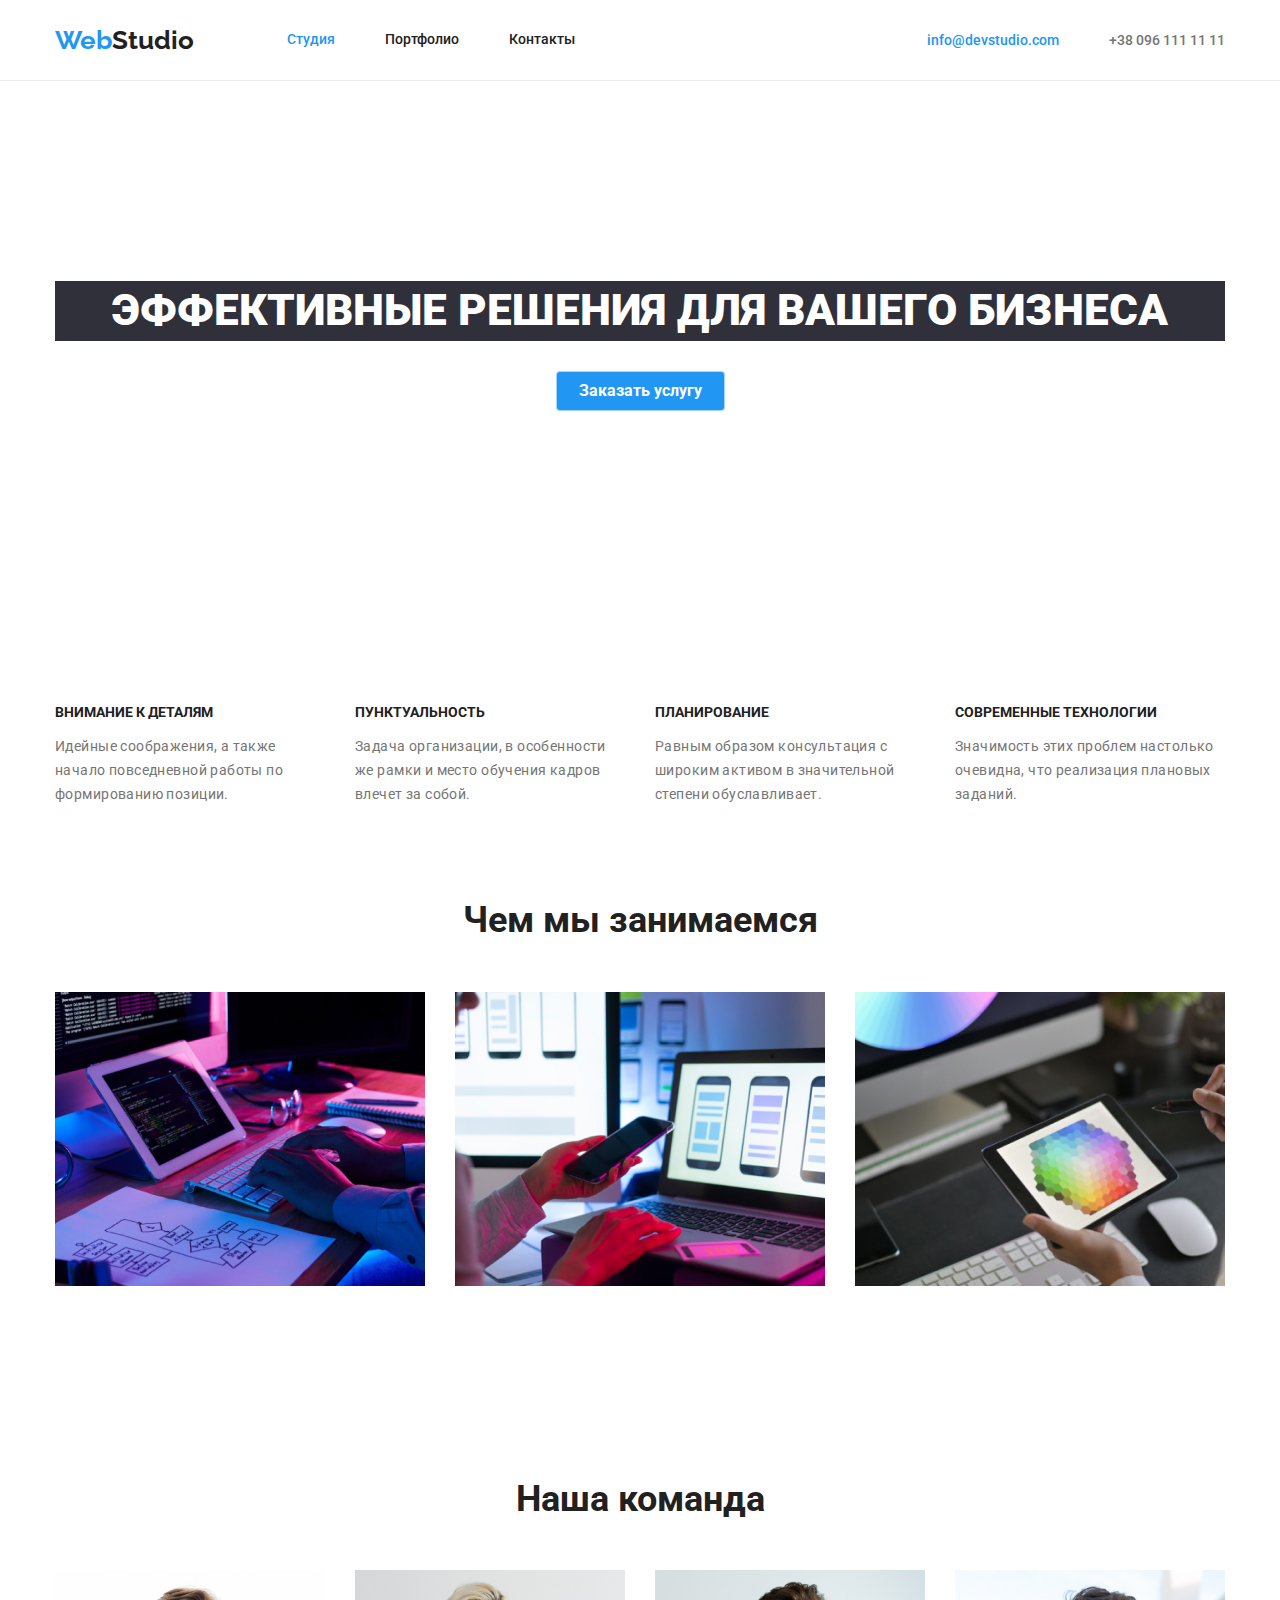
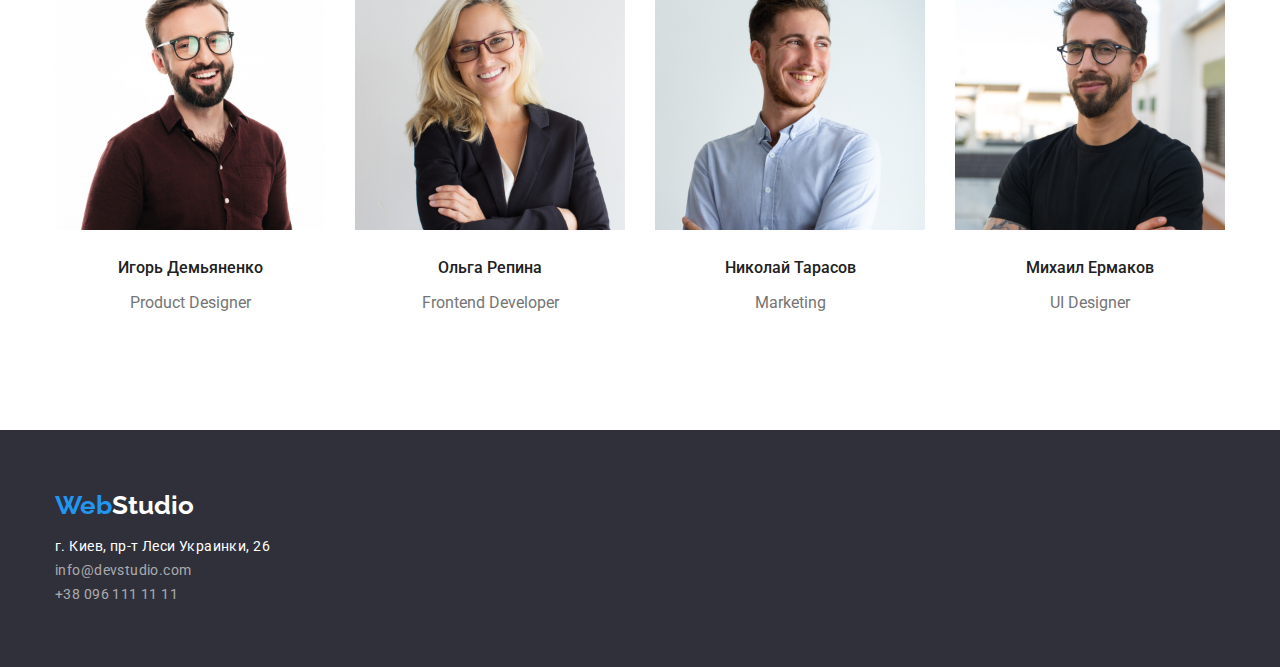
<file: index.html>
<!DOCTYPE html>
<html lang="en">

<head>
    <meta charset="UTF-8">
    <meta http-equiv="X-UA-Compatible" content="IE=edge">
    <meta name="viewport" content="width=device-width, initial-scale=1.0">
    <title>Document</title>
    
    <link href="https://fonts.googleapis.com/css2?family=Raleway:wght@700&family=Roboto:wght@400;500;700;900&display=swap"
        rel="stylesheet">
    
    <link rel="stylesheet" href="https://cdnjs.cloudflare.com/ajax/libs/modern-normalize/1.1.0/modern-normalize.min.css">

    <link rel="stylesheet" href="./css/styles.css">

</head>

<body>
    
    <header>
 <div class="container main-nav line">
<a href="" class="link"><span class="accent">Web</span>Studio</a>
    <nav>
        <ul class="site-nav list">
        <li class="item"><a href=""class="forces current">Студия</a></li>
        <li class="item"><a href="./portfolio.html" class="forces">Портфолио</a></li>
        <li class="item"><a href="" class="forces">Контакты</a></li>
        </ul>
        </nav>
       <ul class="contacts-list ">
            <li class="item"><a href="mailto:info@devstudio.com" class="forces current">info@devstudio.com</a></li>
            <li class="item"><a href="tel:+380961111111" class="forces" >+38 096 111 11 11</a></li>
        </ul>
        </div>
        </header>
                <main>
                    <section class="hero">
                    <div class="container">
                    <h1 class="hero-title">ЭФФЕКТИВНЫЕ РЕШЕНИЯ ДЛЯ ВАШЕГО БИЗНЕСА</h1>
                    <button type="button" class="button primary color">Заказать услугу</button>
                    </div>
                </section>
            
                <section class="section-one">
                    <div class="container">
                    <!--<h2></h2>-->
                 <ul class="feature-list"> 
                     <li class="item">
                            <h3 class="title">ВНИМАНИЕ К ДЕТАЛЯМ</h3>
                            <p class="text">Идейные соображения, а также начало повседневной работы по формированию позиции.</p>
                        </li>
                        <li class="item">
                            <h3 class="title">ПУНКТУАЛЬНОСТЬ</h3>
                            <p class="text">Задача организации, в особенности же рамки и место обучения кадров влечет за собой.</p>
                        </li>
                        <li class="item">
                            <h3 class="title">ПЛАНИРОВАНИЕ</h3>
                            <p class="text">Равным образом консультация с широким активом в значительной степени обуславливает.</p>
                        </li>
                        <li class="item">
                            <h3 class="title">СОВРЕМЕННЫЕ ТЕХНОЛОГИИ</h3>
                            <p class="text">Значимость этих проблем настолько очевидна, что реализация плановых заданий.</p>
                        </li>
                    </ul>
                    </div>
                </section>
                <section class="section-two">
                    <div class="container">
                <h3 class="section-title">Чем мы занимаемся</h3>
                <ul class="clien-list">
                    <li><img src="./images/img.jpg" alt="планшет і клавіатура по якій працюють руки " width="370" /></li>
                    
                    <li><img src="./images/img1.jpg" alt="ноутбук та телефон" width="370" /></li>
                    
                    <li><img src="./images/img2.jpg" alt="планшет на якому намальований малюнок 
                 " width="370" /></li>
                </ul>
                </div>
                </section>
                <section class="section">
                    <div class="container">
                    <h2 class="section-title">Наша команда</h2>
                    <ul class="command">
                        <li>
                            <img src="./images.2/img2.jpg" alt="Игорь Демьяненко" width="270" />
                            <div class="center">
                            <h3 class="command-title">Игорь Демьяненко</h3>
                            <p class="text">Product Designer</p></div>
                        </li>
                        <li>
                            <img src="./images.2/img3.jpg" alt="Ольга Репина" width="270" />
                            <div class="center">
                            <h3 class="command-title">Ольга Репина</h3>
                            <p class="text">Frontend Developer</p></div>
                        </li>
                        <li>
                            <img src="./images.2/img4.jpg" alt="Николай Тарасов" width="270" />
                            <div class="center">
                            <h3 class="command-title">Николай Тарасов</h3>
                            <p class="text">Marketing</p></div>
                        </li>
                        
                        <li><img src="./images.2/img5.jpg" alt="Михаил Ермаков" width="270" />
                            <div class="center">
                            <h3 class="command-title">Михаил Ермаков</h3>
                            <p class="text">UI Designer</p></div>
                        </li>
                    </ul>
                    </div>
                </section>
                </main>
            
            <footer class="footer">
    <div class="container-mail">
                <a href="" class="link"><span class="accent">Web</span><span class="studio">Studio</span></a>
    <address class="address">
        <ul class="address-list">
        <li><a class="address-link" href="https://goo.gl/maps/1u3zxF8ceBxTiurs7" target="blanc" rel="norefferer noopener" class="forces">г. Киев,
            пр-т Леси Украинки, 26</a></li>  
        <li><a href="mailto:info@devstudio.com" class="forces">info@devstudio.com</a></li>
        <li><a href="tel:+380961111111" class="forces">+38 096 111 11 11</a></li>
        </ul>
    </address>
    </div>
    </footer>
    
</body>
</html>
</file>
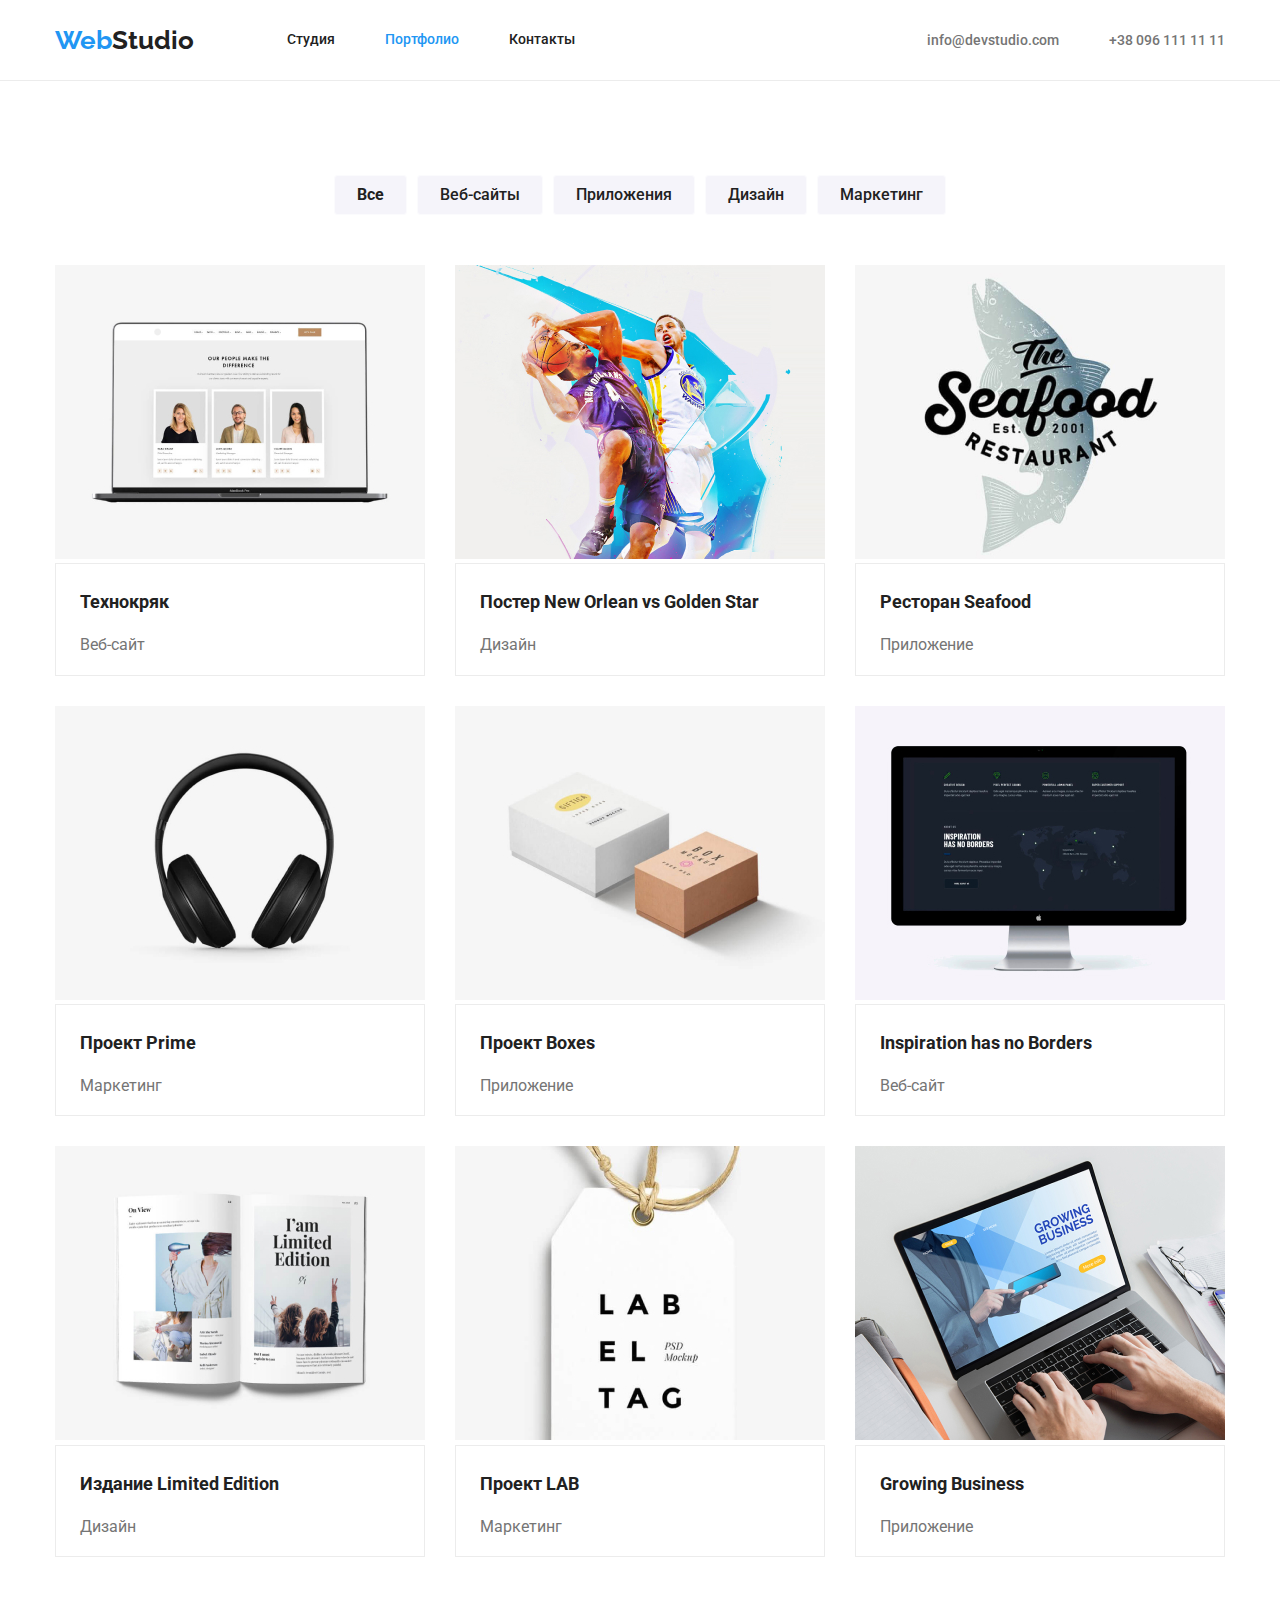
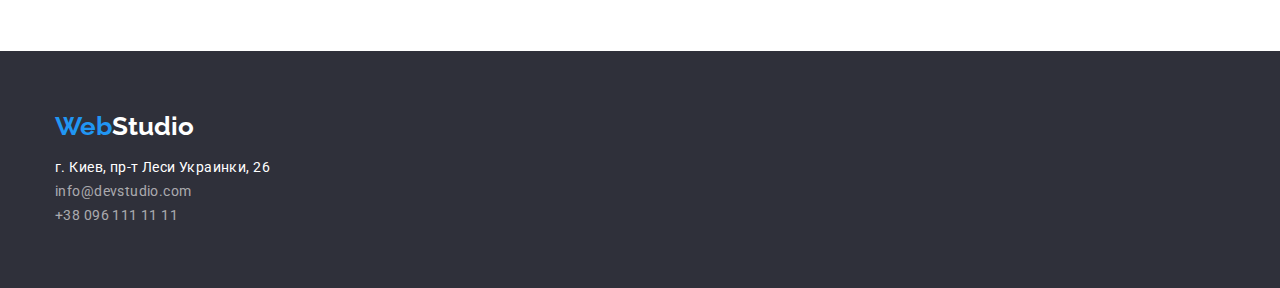
<file: portfolio.html>
<!DOCTYPE html>
<html lang="en">
<head>
    <meta charset="UTF-8">
    <meta http-equiv="X-UA-Compatible" content="IE=edge">
    <meta name="viewport" content="width=device-width, initial-scale=1.0">
    <title>Document</title>

    <link href="https://fonts.googleapis.com/css2?family=Raleway:wght@700&family=Roboto:wght@400;500;700;900&display=swap"
        rel="stylesheet">
    
    <link rel="stylesheet" href="https://cdnjs.cloudflare.com/ajax/libs/modern-normalize/1.1.0/modern-normalize.min.css">

    <link rel="stylesheet" href="./css/styles.css">


</head>
<body>
    
    <header>
        <div class="container main-nav ">
        <a href="" class="link"><span class="accent">Web</span>Studio</a>
        <nav>
            <ul class="site-nav list">
                <li class="item"><a href="./index.html" class="forces">Студия</a></li>
                <li class="item"><a href="" class="forces current">Портфолио</a></li>
                <li class="item"><a href=""class="forces">Контакты</a></li>
            </ul>
        </nav>
        <ul class="contacts-list">
            <li class="item"><a href="mailto:info@devstudio.com" class="forces">info@devstudio.com</a></li>
            <li class="item"><a href="tel:+380961111111" class="forces">+38 096 111 11 11</a></li>
        </ul>
        </div>
        </header>
        
        <main>
            <section class="section-portfolio">
                <div class="container">
                <ul class="buttons">
                    <li><button type="button" class="button primary">Все</button></li>
                    <li><button type="button" class="button secondary ">Веб-сайты</button></li>
                    <li><button type="button" class="button secondary ">Приложения</button></li>
                    <li><button type="button" class="button secondary ">Дизайн</button></li>
                    <li><button type="button" class="button secondary ">Маркетинг</button></li>
               </ul>
               </div>
            
            
            <div class="container">
            <!--<h1></h1>-->
                <ul class="card-set">
                <li class="item"><img src="./images.2dz/img2.jpg" alt="Технокряк" width="370">
                <div class="image">
                    <h2 class="menu-title">Технокряк</h2>
                <p class="text">Веб-сайт</p></div>
                </li>
                <li class="item"><img src="./images.2dz/img3.jpg" alt="Постер New Orlean vs Golden Star" width="370">
                <div class="image">
                    <h2 class="menu-title">Постер New Orlean vs Golden Star</h2>
                <p class="text">Дизайн</p></div>
                </li>
                <li class="item"> <img src="./images.2dz/img4.jpg" alt="Ресторан Seafood" width="370">
                <div class="image">
                    <h2 class="menu-title">Ресторан Seafood</h2>
                <p class="text">Приложение</p></div>
                </li>
                <li class="item"> <img src="./images.2dz/img5.jpg" alt="Проект Prime" width="370">
                <div class="image">
                    <h2 class="menu-title">Проект Prime</h2>
                <p class="text">Маркетинг</p></div>
                </li>
                <li class="item"> <img src="./images.2dz/img6.jpg" alt="Проект Boxes" width="370">
                <div class="image">
                    <h2 class="menu-title">Проект Boxes</h2>
                <p class="text">Приложение</p></div>
                </li>
                <li class="item"> <img src="./images.2dz/img7.jpg" alt="Inspiration has no Borders" width="370">
                <div class="image">
                    <h2 class="menu-title">Inspiration has no Borders</h2>
                <p class="text">Веб-сайт</p></div>
                </li>
                <li class="item"> <img src="./images.2dz/img8.jpg" alt="Издание Limited Edition" width="370">
                <div class="image">
                    <h2 class="menu-title">Издание Limited Edition</h2>
                <p class="text">Дизайн</p></div>
                </li>
                <li class="item"> <img src="./images.2dz/img9.jpg" alt="Проект LAB" width="370">
                <div class="image">
                    <h2 class="menu-title">Проект LAB</h2>
                <p class="text">Маркетинг</p></div>
                </li>
                <li class="item"> <img src="./images.2dz/img10.jpg" alt="Growing Business" width="370">
                <div class="image">
                    <h2 class="menu-title">Growing Business</h2>
                <p class="text">Приложение</p></div>
                
                </li>
                    </ul>
            </div>
            </section>
        </main>
        
        <footer class="footer">
            <div class="container-mail">
                <a href="" class="link"><span class="accent">Web</span><span class="studio">Studio</span></a>
                <address class="address">
                    <ul class="address-list">
                        <li><a  class="address-link" href="https://goo.gl/maps/1u3zxF8ceBxTiurs7" target="blanc" rel="norefferer noopener" class="forces">г. Киев,
                                пр-т Леси Украинки, 26</a></li>
                        <li><a href="mailto:info@devstudio.com" class="forces">info@devstudio.com</a></li>
                        <li><a href="tel:+380961111111" class="forces">+38 096 111 11 11</a></li>
                    </ul>
                </address>
            </div>
        </footer>
        </body>
</html>
</file>
<file: css/styles.css>
:root {
  --main-title-color: #ffffff;
  --main-text-color: #212121;
  --secondary-color-of-the-text: #757575;
  --text-accent-color: #2196f3;
  --button-color: #f5f4fa;
  --text-white-transparent: rgba(255, 255, 255, 0.6);
  --header-background: #2f303a;
}
*,
*::before,
*::after {
  box-sizing: border-box;
}

body {
  background-color: #ffffff *;
  color: var(--secondary-color-of-the-text);
  font-family: Roboto, sans-serif;
}
/*заголовок #FFFFFF*/
/*колір основновного текста #212121 */
/*вториний колір тексту #757575*/
/*акцент текста #2196F3*/

/*фон 1 #FFFFFF*/
/*фон 2 #2F303A*/
/*фон 3 #F5F4FA*/
/*фон 4 #2F303A*/
.container {
  width: 1200px;
  padding-left: 15px;
  padding-right: 15px;
  margin: 0 auto;
}

header {
  border-bottom: 1px solid #ececec;
}
.link {
  color: var(--main-text-color);
  font-family: Raleway, cursive;
  font-weight: 700;
  font-size: 26px;
  line-height: 1.19;
  text-decoration: none;
  font-style: normal;
}

.accent {
  color: var(--text-accent-color);
}
.list,
li {
  list-style: none;
  margin: 0;
  padding: 0;
}
/*site nav*/

.main-nav {
  display: flex;
  align-items: center;
}
.site-nav {
  display: flex;
  margin-left: 93px;
}

.site-nav .item {
  margin-right: 50px;
}

.site-nav .item:not (:last-child) {
  margin-right: 0px;
}
.site-nav .forces {
  color: var(--main-text-color);
  font-weight: 500;
  font-size: 14px;
  line-height: 1.14;
  text-decoration: none;
  display: block;
  padding-top: 32px;
  padding-bottom: 32px;
}
.site-nav .forces:hover,
.site-nav .forces:focus {
  color: var(--text-accent-color);
}

.site-nav .forces.current {
  color: var(--text-accent-color);
}
.contacts-list {
  margin: 0;
  padding: 0;
  display: flex;
  margin-left: auto;
}

.contacts-list .item + .item {
  margin-left: 50px;
}

.contacts-list .forces {
  color: var(--secondary-color-of-the-text);
  font-weight: 500;
  font-size: 14px;
  line-height: 1.14;
  text-decoration: none;
}
.contacts-list .forces:hover,
.contacts-list .forces:focus {
  color: var(--text-accent-color);
}
.contacts-list .forces.current {
  color: var(--text-accent-color);
}

/*hero*/
.hero {
  text-align: center;
  padding-top: 200px;
  padding-bottom: 200px;
}
.hero-title {
  color: var(--main-title-color);
  font-weight: 900;
  font-size: 44px;
  line-height: 1.36;
  text-align: center;
  margin-top: 0;
  margin-bottom: 30px;
  background-color: var(--header-background);
}

.button {
  border-radius: 4px;
  color: var(--main-title-color);
  background-color: var(--text-accent-color);
  cursor: pointer;
  font-family: Roboto;
  padding: 10px 32px;
  min-width: 73px;
  text-align: center;
  border: 1px solid var(--text-white-transparent);
}
.buttons {
  display: flex;
  justify-content: center;
  margin-bottom: 50px;
  padding-left: 0px;
  margin-top: 0px;
}
.buttons li:not(:last-child) {
  margin-right: 10px;
}

.button.primary {
  color: var(--main-text-color);
  background-color: var(--button-color);
  cursor: pointer;
  font-weight: 700;
  font-size: 16px;
  line-height: 1.62;
  font-family: Roboto;
  padding: 6px 22px;
}
.button.primary.color {
  background-color: var(--text-accent-color);
  color: var(--main-title-color);
}
.button.secondary {
  background-color: var(--button-color);
  color: var(--main-text-color);
  font-weight: 500;
  font-size: 16px;
  line-height: 1.62;
  cursor: pointer;
  font-family: Roboto;
  padding: 6px 22px;
  cursor: pointer;
}
.buttons .button.primary:hover,
.buttons .button.secondary:focus {
  background-color: var(--text-accent-color);
  color: var(--button-color);
}

.image {
  flex-direction: row;
  padding-right: 24px;
  padding-left: 24px;
  border: 1px solid #ececec;
  padding-top: 20px;
  padding-bottom: 20px;
}
.card-set {
  margin: 0;
  padding: 0;
  display: flex;
  flex-wrap: wrap;
  margin-left: -30px;
  margin-top: -30px;
}

.card-set > .item {
  flex-basis: calc(100 % / 3-30px);
  margin-left: 30px;
  margin-top: 30px;
  border-radius: 4px;
}

.feature-list {
  display: flex;
  flex-wrap: nowrap;
  margin: 0;
  margin-left: -30px;
  padding: 0px;
}

.feature-list .item {
  margin-left: 30px;
  flex-basis: calc(100 % / 4);
  width: 270px;
}

.feature-list .title {
  color: var(--main-text-color);
  font-weight: 700;
  font-size: 14px;
  line-height: 1.14;
  margin-bottom: 10px;
  margin-top: 0px;
}

.feature-list .text {
  font-weight: 400;
  font-size: 14px;
  line-height: 1.71;
  letter-spacing: 0.03em;
}

/*section*/
.section-one {
  padding-top: 94px;
  padding-bottom: 47px;
}
.section-two {
  padding-top: 47px;
  padding-bottom: 94px;
}

.section {
  padding-bottom: 94px;
  padding-top: 94px;
}
.section-portfolio {
  padding-bottom: 94px;
  padding-top: 94px;
}
.section-title {
  color: var(--main-text-color);
  font-weight: 700;
  font-size: 36px;
  line-height: 1.16;
  text-align: center;
  margin-bottom: 50px;
  margin-top: 0px;
}
.clien-list {
  display: flex;
  flex-wrap: nowrap;
  padding: 0;
  margin: 0px;
}
.clien-list li {
  flex-wrap: nowrap;
}
.clien-list li:not(:last-child) {
  margin-right: 30px;
}

.command {
  margin-top: 0;
  margin-bottom: 0;
  display: flex;
  padding: 0px;
}
.command li:not(:last-child) {
  margin-right: 30px;
}
.command-title {
  color: var(--main-text-color);
  font-weight: 500;
  font-size: 16px;
  line-height: 1.18;
  margin-top: 0;
  margin-bottom: 10px;
}

.command-title.text {
  font-weight: 400;
  font-size: 16px;
  line-height: 1.18;
}
.center {
  text-align: center;
  padding: 24px;
}
p {
  margin-bottom: 0px;
}

.menu-title {
  color: var(--main-text-color);
  font-weight: 700;
  font-size: 18px;
  line-height: 2;
  margin-bottom: 4px;
  margin-top: 0px;
}
.menu-title .text {
  color: var(--secondary-color-of-the-text);
  font-weight: 400;
  font-size: 16px;
  line-height: 1.87;
}

/*footer*/
.footer {
  background-color: #2f303a;
  padding-top: 60px;
  padding-bottom: 60px;
}
.address {
  color: var(--main-title-color);
  font-weight: 400;
  font-size: 14px;
  line-height: 1.71;
  font-style: normal;
  letter-spacing: 0.03em;
}
.address-list .forces {
  color: var(--text-white-transparent);
  font-weight: 400;
  font-size: 14px;
  line-height: 1.71;
  text-decoration: none;
  font-style: normal;
  margin-top: 6px;
}
.address-list {
  padding-left: 0px;
  margin-bottom: 0px;
}
.address-list .forces:focus {
  color: var(--text-white-transparent);
  font-weight: 400;
  font-size: 14px;
  line-height: 1.71;
  text-decoration: none;
  font-style: normal;
}
.studio {
  color: var(--main-title-color);
}

.container-mail {
  flex-direction: column;
  justify-content: flex-start;
  width: 1200px;
  padding-left: 15px;
  padding-right: 15px;
  margin: 0 auto;
}
.address-link {
  color: var(--main-title-color);
  text-decoration: none;
}
</file>
